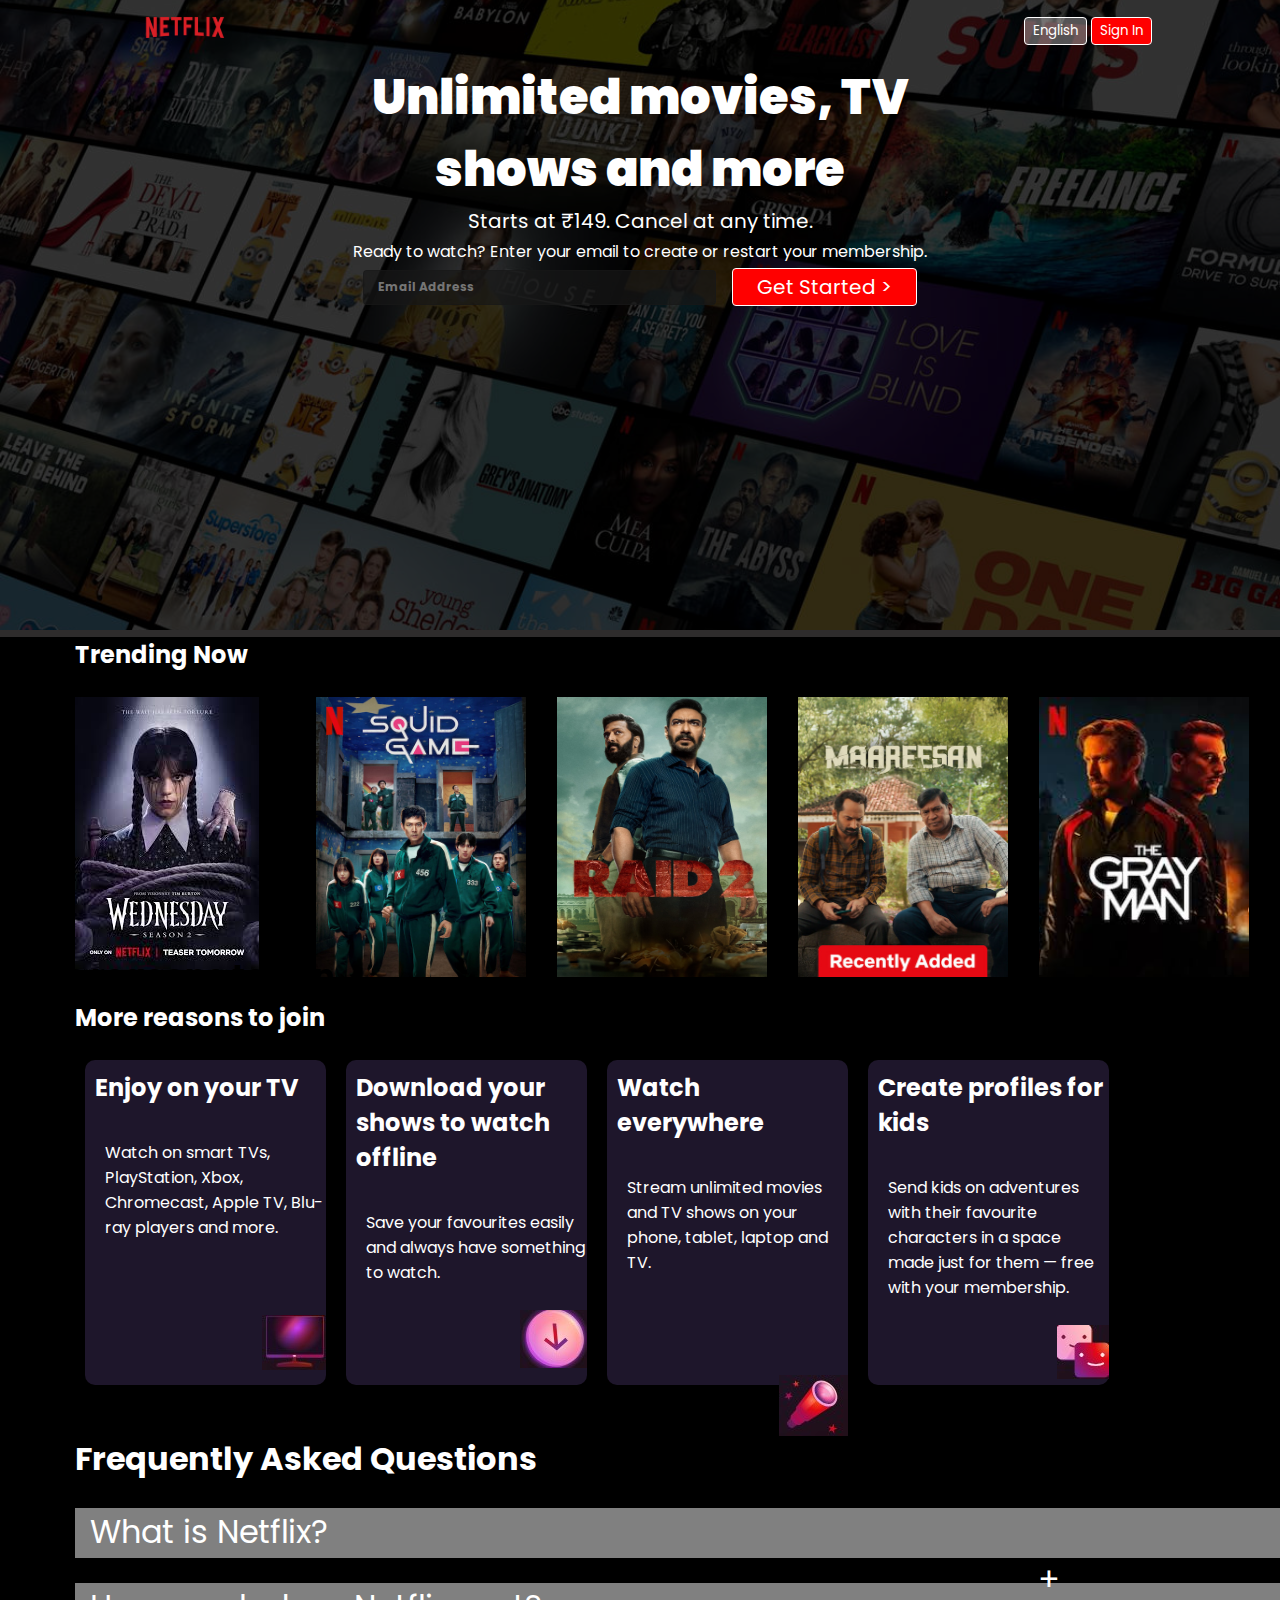
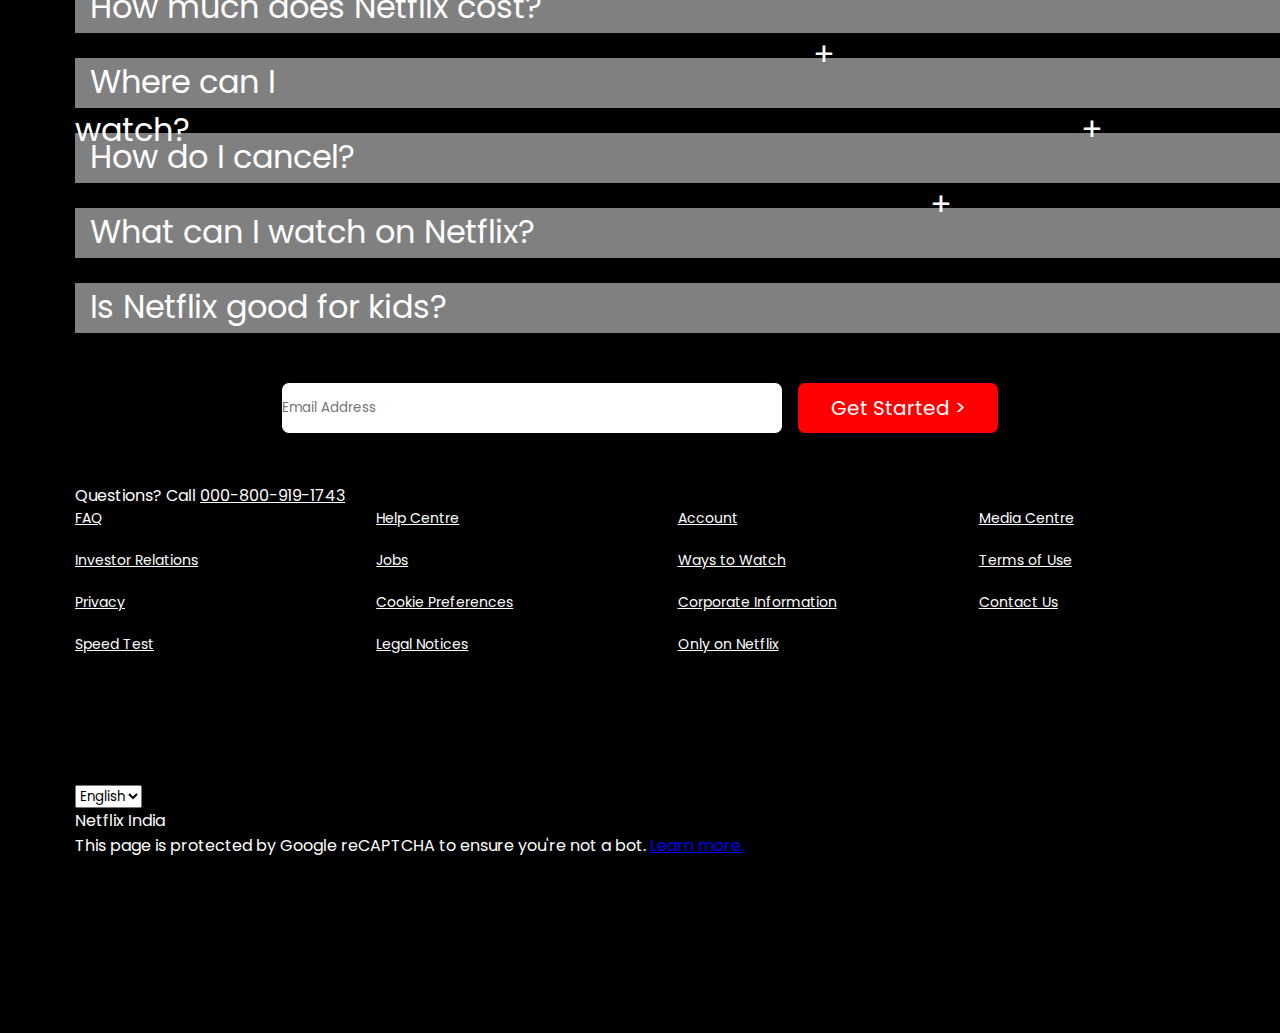
<file: index.html>
<!DOCTYPE html>
<html lang="en">
<head>
    <meta charset="UTF-8">
    <meta name="viewport" content="width=device-width, initial-scale=1.0">
   <title>Netflix India – Watch TV Shows Online, Watch Movies Online</title>
    <link rel="stylesheet" href="style.css">
    
</head>
<body>
    <div class="main">
        <nav>
        <span><img width="69"src="assets/images/Netflix-Logo-Streaming-Platform-765.png" alt=""></span>
        <div>
            <button class="btn">English</button>
            <button class="btn btn-red-sm">Sign In</button>
        </div>
    </nav>
    <div class="box">
        </div>
        <div class="hero">
            <span>Unlimited movies, TV <br> shows and more</span><br>
            <span>Starts at ₹149. Cancel at any time.</span><br>
            <span>Ready to watch? Enter your email to create or restart your membership. </span>
            <div class="hero-buttons">
                <input type="text" placeholder="Email Address">
                <button class="btn btn-red">Get Started &gt;</button>
            </div>
        </div>
    </div>
        <div class="separation"></div>
    <p style="padding-left: 75px;"> 
        <font color="white" face="Gadugi" size="5"><b>Trending Now</b></font></p>
        <br>
        <div class="trending">
            <div class="trendingchild">
            <img src="assets/images/wednesday.jpeg">
    </div>
    <div class="trendingchild">
            <img src="assets/images/squidgame.jpg" style="width: 210px; height: 280px;">
    </div>
    <div class="trendingchild">
            <img src="assets/images/raid2.jpg" style="width: 210px; height: 280px;">
    </div>
    <div class="trendingchild">
            <img src="assets/images/maareesan.jpg" style="width: 210px; height: 280px;">
    </div>
    <div class="trendingchild">
            <img src="assets/images/img2.jpeg" style="width: 210px; height: 280px;">
    </div>
        </div>
        <br><br><br>

        <h1>More reasons to join</h1>
<p style="padding-left:75px ;">
    <font color="white" face="Gadugi" size="5"><b>More reasons to join</b></font>
</p>
<br>
<div class="more">
    <div class="morechild">
       <p style="padding-left:10px ; padding-top: 10px;"><font color="white" face="Gadugi" size="5"><b>Enjoy on your TV</b></font></p>
       <br>
       <p style="padding-left:20px ; padding-top: 10px;"><font color="white" face="Gadugi">Watch on smart TVs, PlayStation, Xbox, Chromecast, Apple TV, Blu-ray players and more.</font></p>
       <br><br><br>
       <p align="right"><img src="assets/images/television.jpg"></p>
    </div>
   <div class="morechild">
       <p style="padding-left:10px ; padding-top: 10px;"><font color="white" face="Gadugi" size="5"><b>Download your shows to watch offline</b></font></p>
       <br>
       <p style="padding-left:20px ; padding-top: 10px;"><font color="white" face="Gadugi">Save your favourites easily and always have something to watch.</font></p>
       <br>
       <p align="right"><img src="assets/images/dwn.jpg"></p>
    </div>
<div class="morechild">
       <p style="padding-left:10px ; padding-top: 10px;"><font color="white" face="Gadugi" size="5"><b>Watch everywhere</b></font></p>
       <br>
       <p style="padding-left:20px ; padding-top: 10px;"><font color="white" face="Gadugi">Stream unlimited movies and TV shows on your phone, tablet, laptop and TV.</font></p>
       <br><br><br><br>
       <p align="right"><img src="assets/images/bi.jpg"></p>
    </div>
<div class="morechild">
       <p style="padding-left:10px ; padding-top: 10px;"><font color="white" face="Gadugi" size="5"><b>Create profiles for kids</b></font></p>
       <br>
       <p style="padding-left:20px ; padding-top: 10px;"><font color="white" face="Gadugi">Send kids on adventures with their favourite characters in a space made just for them — free with your membership.</font></p>
       <br>
       <p align="right"><img src="assets/images/two.jpg"></p>
    </div>
</div>
<br><br>
<p style="padding-left:75px ;">
    <font color="white" face="Gadugi" size="6"><b>Frequently Asked Questions</b></font>
</p>
<br>
<div style="height: 50px; width: 1250px; margin-left: 75px; background-color: gray;"><font size="6" color="white" face="Gadugi" style="padding: 15px; padding-top: 10px;">What is Netflix? &nbsp;&nbsp;&nbsp;&nbsp;&nbsp;&nbsp;&nbsp;&nbsp;&nbsp;&nbsp;&nbsp;&nbsp;&nbsp;&nbsp;&nbsp;&nbsp;&nbsp;&nbsp;&nbsp;&nbsp;&nbsp;&nbsp;&nbsp;&nbsp;&nbsp;&nbsp;&nbsp;&nbsp;&nbsp;&nbsp;&nbsp;&nbsp;&nbsp;&nbsp;&nbsp;&nbsp;&nbsp;&nbsp;&nbsp;&nbsp;&nbsp;&nbsp;&nbsp;&nbsp;&nbsp;&nbsp;&nbsp;&nbsp;&nbsp;&nbsp;&nbsp;&nbsp;&nbsp;&nbsp;&nbsp;&nbsp;&nbsp;&nbsp;&nbsp;&nbsp;&nbsp;&nbsp;&nbsp;&nbsp;&nbsp;&nbsp;&nbsp;&nbsp;&nbsp;&nbsp;&nbsp;&nbsp;&nbsp;&nbsp;&nbsp;&nbsp;&nbsp;&nbsp;&nbsp;&nbsp;&nbsp;&nbsp;&nbsp;&nbsp;&nbsp;&nbsp;&nbsp;&nbsp;&nbsp;&nbsp;&nbsp;&nbsp;&nbsp;&nbsp;&nbsp;&nbsp;&nbsp;&nbsp;&nbsp;&nbsp;&nbsp;&nbsp;&nbsp;&nbsp;&nbsp;&nbsp;&nbsp;+</font></div>
<br>
<div style="height: 50px; width: 1250px; margin-left: 75px; background-color: gray;"><font size="6" color="white" face="Gadugi" style="padding: 15px; padding-top: 10px;">How much does Netflix cost? &nbsp;&nbsp;&nbsp;&nbsp;&nbsp;&nbsp;&nbsp;&nbsp;&nbsp;&nbsp;&nbsp;&nbsp;&nbsp;&nbsp;&nbsp;&nbsp;&nbsp;&nbsp;&nbsp;&nbsp;&nbsp;&nbsp;&nbsp;&nbsp;&nbsp;&nbsp;&nbsp;&nbsp;&nbsp;&nbsp;&nbsp;&nbsp;&nbsp;&nbsp;&nbsp;&nbsp;&nbsp;&nbsp;&nbsp;&nbsp;&nbsp;&nbsp;&nbsp;&nbsp;&nbsp;&nbsp;&nbsp;&nbsp;&nbsp;&nbsp;&nbsp;&nbsp;&nbsp;&nbsp;&nbsp;&nbsp;&nbsp;&nbsp;&nbsp;&nbsp;&nbsp;&nbsp;&nbsp;&nbsp;&nbsp;&nbsp;&nbsp;&nbsp;&nbsp;&nbsp;&nbsp;&nbsp;&nbsp;&nbsp;&nbsp;&nbsp;&nbsp;&nbsp;&nbsp;&nbsp;&nbsp;&nbsp;+</font></div>
<br>
<div style="height: 50px; width: 1250px; margin-left: 75px; background-color: gray;"><font size="6" color="white" face="Gadugi" style="padding: 15px; padding-top: 10px;">Where can I watch?&nbsp;&nbsp;&nbsp;&nbsp;&nbsp;&nbsp;&nbsp;&nbsp;&nbsp;&nbsp;&nbsp;&nbsp;&nbsp;&nbsp;&nbsp;&nbsp;&nbsp;&nbsp;&nbsp;&nbsp;&nbsp;&nbsp;&nbsp;&nbsp;&nbsp;&nbsp;&nbsp;&nbsp;&nbsp;&nbsp;&nbsp;&nbsp;&nbsp;&nbsp;&nbsp;&nbsp;&nbsp;&nbsp;&nbsp;&nbsp;&nbsp;&nbsp;&nbsp;&nbsp;&nbsp;&nbsp;&nbsp;&nbsp;&nbsp;&nbsp;&nbsp;&nbsp;&nbsp;&nbsp;&nbsp;&nbsp;&nbsp;&nbsp;&nbsp;&nbsp;&nbsp;&nbsp;&nbsp;&nbsp;&nbsp;&nbsp;&nbsp;&nbsp;&nbsp;&nbsp;&nbsp;&nbsp;&nbsp;&nbsp;&nbsp;&nbsp;&nbsp;&nbsp;&nbsp;&nbsp;&nbsp;&nbsp;&nbsp;&nbsp;&nbsp;&nbsp;&nbsp;&nbsp;&nbsp;&nbsp;&nbsp;&nbsp;&nbsp;&nbsp;&nbsp;&nbsp;&nbsp;&nbsp;&nbsp;+</font></div>
<br>
<div style="height: 50px; width: 1250px; margin-left: 75px; background-color: gray;"><font size="6" color="white" face="Gadugi" style="padding: 15px; padding-top: 10px;">How do I cancel?&nbsp;&nbsp;&nbsp;&nbsp;&nbsp;&nbsp;&nbsp;&nbsp; &nbsp;&nbsp;&nbsp;&nbsp;&nbsp;&nbsp;&nbsp;&nbsp;&nbsp;&nbsp;&nbsp;&nbsp;&nbsp;&nbsp;&nbsp;&nbsp;&nbsp;&nbsp;&nbsp;&nbsp;&nbsp;&nbsp;&nbsp;&nbsp;&nbsp;&nbsp;&nbsp;&nbsp;&nbsp;&nbsp;&nbsp;&nbsp;&nbsp;&nbsp;&nbsp;&nbsp;&nbsp;&nbsp;&nbsp;&nbsp;&nbsp;&nbsp;&nbsp;&nbsp;&nbsp;&nbsp;&nbsp;&nbsp;&nbsp;&nbsp;&nbsp;&nbsp;&nbsp;&nbsp;&nbsp;&nbsp;&nbsp;&nbsp;&nbsp;&nbsp;&nbsp;&nbsp;&nbsp;&nbsp;&nbsp;&nbsp;&nbsp;&nbsp;&nbsp;&nbsp;&nbsp;&nbsp;&nbsp;&nbsp;&nbsp;&nbsp;&nbsp;&nbsp;&nbsp;&nbsp;&nbsp;&nbsp;&nbsp;&nbsp;&nbsp;&nbsp;&nbsp;&nbsp;&nbsp;&nbsp;&nbsp;&nbsp;&nbsp;&nbsp;&nbsp;+</font></div>
<br>
<div style="height: 50px; width: 1250px; margin-left: 75px; background-color: gray;"><font size="6" color="white" face="Gadugi" style="padding: 15px; padding-top: 10px;">What can I watch on Netflix?&nbsp;&nbsp;&nbsp;&nbsp; &nbsp;&nbsp;&nbsp;&nbsp;&nbsp;&nbsp;&nbsp;&nbsp;&nbsp;&nbsp;&nbsp;&nbsp;&nbsp;&nbsp;&nbsp;&nbsp;&nbsp;&nbsp;&nbsp;&nbsp;&nbsp;&nbsp;&nbsp;&nbsp;&nbsp;&nbsp;&nbsp;&nbsp;&nbsp;&nbsp;&nbsp;&nbsp;&nbsp;&nbsp;&nbsp;&nbsp;&nbsp;&nbsp;&nbsp;&nbsp;&nbsp;&nbsp;&nbsp;&nbsp;&nbsp;&nbsp;&nbsp;&nbsp;&nbsp;&nbsp;&nbsp;&nbsp;&nbsp;&nbsp;&nbsp;&nbsp;&nbsp;&nbsp;&nbsp;&nbsp;&nbsp;&nbsp;&nbsp;&nbsp;&nbsp;&nbsp;&nbsp;&nbsp;&nbsp;&nbsp;&nbsp;&nbsp;&nbsp;&nbsp;&nbsp;&nbsp;&nbsp;&nbsp;+</font></div>
<br>
<div style="height: 50px; width: 1250px; margin-left: 75px; background-color: gray;"><font size="6" color="white" face="Gadugi" style="padding: 15px; padding-top: 10px;">Is Netflix good for kids?&nbsp;&nbsp;&nbsp;&nbsp;&nbsp;&nbsp;&nbsp;&nbsp;&nbsp;&nbsp;&nbsp;&nbsp;&nbsp;&nbsp;&nbsp;&nbsp;&nbsp;&nbsp;&nbsp;&nbsp;&nbsp;&nbsp;&nbsp;&nbsp;&nbsp;&nbsp;&nbsp;&nbsp;&nbsp;&nbsp;&nbsp;&nbsp;&nbsp;&nbsp;&nbsp;&nbsp;&nbsp;&nbsp;&nbsp;&nbsp;&nbsp;&nbsp;&nbsp;&nbsp;&nbsp;&nbsp;&nbsp;&nbsp;&nbsp;&nbsp;&nbsp;&nbsp;&nbsp;&nbsp;&nbsp;&nbsp;&nbsp;&nbsp;&nbsp;&nbsp;&nbsp;&nbsp;&nbsp;&nbsp;&nbsp;&nbsp;&nbsp;&nbsp;&nbsp;&nbsp;&nbsp;&nbsp;&nbsp;&nbsp;&nbsp;&nbsp;&nbsp;&nbsp;&nbsp;&nbsp;&nbsp;&nbsp;&nbsp;&nbsp;&nbsp;&nbsp;&nbsp;&nbsp;&nbsp;&nbsp;&nbsp;&nbsp;&nbsp;+</font></div>
<br><br>
 <div class="hero-buttons">
                <input type="text" placeholder="Email Address" style="width:500px; height: 50px; border-radius: 7px; border: 0;">
                <button class="btn btn-red" style= " width:200px; height: 50px;border-radius: 7px; border: 0;">Get Started &gt;</button>
            </div>
<br><br>
<p style="padding-left: 75px;">
<font color="white" face="Gadugi">Questions? Call <a href="#" style="color: white;"> 000-800-919-1743</a></font>
</p>
<footer>
    <div class="footerdiv">
        <div class="footerdivchild">
            <a href="#" style="color: white;"><font color="white" face="gadugi">FAQ</font></a>
            <br><br>
            <a href="#"style="color: white;"><font color="white" face="gadugi">Investor Relations</font></a>
            <br><br>
            <a href="#"style="color: white;"><font color="white" face="gadugi">Privacy</font></a>
            <br><br>
            <a href="#"style="color: white;"><font color="white" face="gadugi">Speed Test</font></a>
        </div>
        <div class="footerdivchild">
            <a href="#"style="color: white;"><font color="white" face="gadugi">Help Centre</font></a>
            <br><br>
            <a href="#"style="color: white;"><font color="white" face="gadugi">Jobs</font></a>
            <br><br>
            <a href="#"style="color: white;"><font color="white" face="gadugi">Cookie Preferences</font></a>
            <br><br>
            <a href="#"style="color: white;"><font color="white" face="gadugi">Legal Notices</font></a>
        </div>
        <div class="footerdivchild">
            <a href="#"style="color: white;"><font color="white" face="gadugi">Account</font></a>
            <br><br>
            <a href="#"style="color: white;"><font color="white" face="gadugi">Ways to Watch</font></a>
            <br><br>
            <a href="#"style="color: white;"><font color="white" face="gadugi">Corporate Information</font></a>
            <br><br>
            <a href="#"style="color: white;"><font color="white" face="gadugi">Only on Netflix</font></a>
        </div>
        <div class="footerdivchild">
            <a href="#"style="color: white;"><font color="white" face="gadugi">Media Centre</font></a>
            <br><br>
            <a href="#"style="color: white;"><font color="white" face="gadugi">Terms of Use</font></a>
            <br><br>
            <a href="#"style="color: white;"><font color="white" face="gadugi">Contact Us</font></a>
        </div>
    </div>
    <p style="padding-left: 75px;">
<select><option>English</option><option>हिन्दी</option></select>
<br>
<font color="white" face="Gadugi">Netflix India</font>
<br>
<font color="white" face="Gadugi">This page is protected by Google reCAPTCHA to ensure you're not a bot. <a href="#">Learn more.</a></font>
</p>
<br><br><br><br><br><br><br>
</footer>
</body>
</html>
</file>
<file: style.css>
@import url('https://fonts.googleapis.com/css2?family=Martel+Sans:wght@200;300;400;600;700;800;900&family=Poppins:ital,wght@0,100;0,200;0,300;0,400;0,500;0,600;0,700;0,800;0,900;1,100;1,200;1,300;1,400;1,500;1,600;1,700;1,800;1,900&display=swap');

* {
    padding: 0;
    margin: 0;
    box-sizing: border-box;
    font-family: 'poppins', sans-serif;
}
body{
    background-color: black;
}

.main {
    background-image: url("assets/images/bg1.jpg");
    background-position: center;
    background-repeat: no-repeat;
    background-size: max(1200px, 100vw);
    height: 70vh;
    position: relative;

}

.main .box {
    height: 70vh;
    width: 100%;
    opacity: 0.74;
    background-color: black;
    position: absolute;
    top:  0;
}

nav {
    max-width: 80vw;
    margin: auto;
    display: flex;
    align-items: center;
    justify-content: space-between;
    height: 62px;
}

nav img {
    color: red;
    width: 114px;
    position: relative;
    z-index: 10;
}

nav button {
    position: relative;
    z-index: 10;
}

.hero {
    font-family: 'Martel Sans', sans-serif;
    height: calc(100% - 62px;)
    display: flex;
    align-items: center;
    justify-content: center;
    flex-direction: column;
    color: white;
    position: relative;
    gap: 23px;
    padding: 0 30px;
    text-align: center;
}

.hero> :nth-child(1) {
    font-weight: 900;
    font-size: 48px;
    font-style: bold;
    text-align: center;
}

.hero> :nth-child9(2) {
    font-weight: 400;
    font-size: 24px;
    text-align: center;
}

.hero> :nth-child(3){
    font-weight: 400;
    font-size: 20px;
    text-align: center;
}
.separation{
    height: 7px;
    background-color: rgb(46, 44, 44);
}
.btn{
    padding: 3px 8px;
    font-weight: 400;
    color: white;
    background-color: rgba(248, 243, 243, .342);
    border-radius: 4px;
    border: 1px solid white;
    cursor: pointer;
}
.btn-red, .main>input{
    background-color: red;
    padding: 3px 24px;
    color: white;
    font-size: 20px;
    border-radius: 4px;
    font-weight: 400;
}
.btn-red-sm{
    background-color: red;
    color: white;
}
.hero-buttons{
    display: flex;
    align-items: center;
    justify-content: center;
    gap: 16px;
}
.main input{
    padding: 7px 101px 8px 14px;
    color: white;
    font-weight: 700;
    background-color: rgba(23, 23, 23, 0.7);
    font-size: 12px;
    border-radius: 4px;
    border: 1px solid rgba(23, 23, 23, 0.5)
}
.trending {
    display: flex;
    padding-left: 75px;
}

.trendingchild {
    width: 20%;
    height: 180px;
}

.more {
    display: flex;
    padding-left: 75px;
}

.morechild {
    width: 20%;
    height: 325px;
    border: 1 px white;
    background-color:#1e162b ;
    border-radius: 10px;
    margin-right: 10px;
    margin-left: 10px;
    justify-content: space-evenly;
}

.row {
  display: flex;
  flex-wrap: wrap;
  padding: 0 4px;
  justify-content: space-evenly;
  width: 100%;
}
.footerdiv {
        display: flex;
    padding-left: 75px;
}

.footerdivchild {
    width: 25%;
    height: 275px;
    font-size: 14px;
    border: 0;
    background-color: black ;
    border-radius: 10px;
    margin-right: 30px;
}
.footerdivchild a:hover{
    background-color: red;
}
</file>
